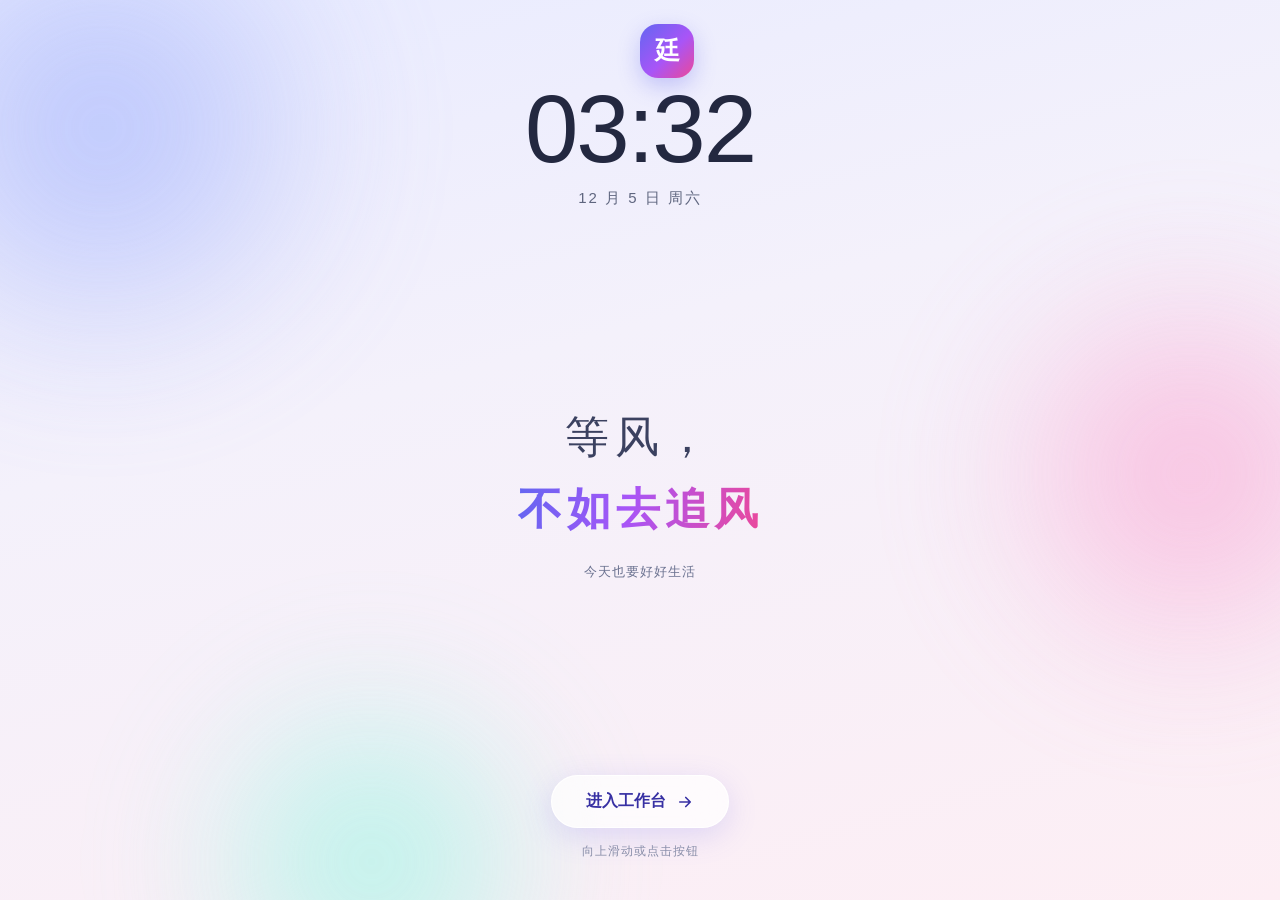
<file: index.html>
<!DOCTYPE html>
<html lang="zh-CN">
<head>
<meta charset="UTF-8" />
<meta name="viewport" content="width=device-width, initial-scale=1.0, viewport-fit=cover, maximum-scale=1.0, user-scalable=no" />
<meta name="theme-color" content="#f6f7fb" />
<meta name="apple-mobile-web-app-capable" content="yes" />
<meta name="apple-mobile-web-app-status-bar-style" content="default" />
<meta name="apple-mobile-web-app-title" content="追风" />
<meta name="format-detection" content="telephone=no" />
<link rel="manifest" href="manifest.json" />
<link rel="apple-touch-icon" href="icons/icon-192.png" />
<link rel="icon" href="icons/icon-192.png" />
<title>追风 · 个人工作台</title>
  <link rel="stylesheet" href="css/style.css?v=20" />
</head>
<body>

<!-- ============ 锁屏 ============ -->
<div id="lockScreen" class="lock">
  <div class="lock-bg"><span class="orb o1"></span><span class="orb o2"></span><span class="orb o3"></span></div>
  <div class="lock-logo">廷</div>
  <div class="lock-inner">
    <div class="lock-top">
      <div id="lockTime" class="lock-time">--:--</div>
      <div id="lockDate" class="lock-date">—</div>
    </div>
    <div class="lock-mid">
      <div class="lock-quote">
        <span class="q-line">等风，</span>
        <span class="q-line strong">不如去追风</span>
      </div>
      <div id="lockSub" class="lock-sub">—</div>
    </div>
    <div class="lock-bottom">
      <button id="enterBtn" class="enter-btn">
        <span>进入工作台</span>
        <svg viewBox="0 0 24 24" width="18" height="18" fill="none" stroke="currentColor" stroke-width="2.2" stroke-linecap="round" stroke-linejoin="round"><path d="M5 12h14M13 6l6 6-6 6"/></svg>
      </button>
      <div class="lock-hint">向上滑动或点击按钮</div>
    </div>
  </div>
</div>

<!-- ============ 首次引导 ============ -->
<div id="onboard" class="onboard hidden"></div>

<!-- ============ 主应用 ============ -->
<div id="app" class="app hidden">
  <aside class="sidebar">
    <div class="brand">
      <div class="brand-logo">廷</div>
      <div class="brand-text"><b>廷的工作台</b><i id="brandUser">我的一天</i></div>
    </div>
    <nav class="side-nav" id="sideNav"></nav>
    <div class="side-foot">
      <div class="side-quote">等风，不如去追风</div>
    </div>
  </aside>

  <main class="main">
    <header class="topbar">
      <div class="topbar-left">
        <h1 id="pageTitle">首页</h1>
        <span id="pageSub" class="page-sub"></span>
      </div>
      <div class="topbar-right">
        <button class="icon-btn" id="settingsBtn" title="设置 / 备份">
          <svg viewBox="0 0 24 24" width="17" height="17" fill="none" stroke="currentColor" stroke-width="1.9" stroke-linecap="round"><circle cx="12" cy="12" r="3.2"/><path d="M19.4 15a1.6 1.6 0 0 0 .3 1.8l.1.1a2 2 0 1 1-2.8 2.8l-.1-.1a1.6 1.6 0 0 0-2.7 1.1V21a2 2 0 1 1-4 0v-.1A1.6 1.6 0 0 0 7.5 19.4l-.1.1a2 2 0 1 1-2.8-2.8l.1-.1A1.6 1.6 0 0 0 3 15H3a2 2 0 1 1 0-4h.1a1.6 1.6 0 0 0 1.5-2.7l-.1-.1a2 2 0 1 1 2.8-2.8l.1.1A1.6 1.6 0 0 0 10 4.6V4a2 2 0 1 1 4 0v.1a1.6 1.6 0 0 0 2.7 1.1l.1-.1a2 2 0 1 1 2.8 2.8l-.1.1A1.6 1.6 0 0 0 21 11h.1a2 2 0 1 1 0 4H21z"/></svg>
        </button>
        <button class="icon-btn" id="lockBtn" title="锁屏">
          <svg viewBox="0 0 24 24" width="18" height="18" fill="none" stroke="currentColor" stroke-width="2" stroke-linecap="round"><rect x="4" y="10" width="16" height="10" rx="2.5"/><path d="M8 10V7a4 4 0 0 1 8 0v3"/></svg>
        </button>
      </div>
    </header>
    <div id="view" class="view"></div>
  </main>

  <nav class="tabbar" id="tabbar"></nav>
</div>

<!-- ============ 全局层 ============ -->
<div id="modalRoot"></div>
<div id="sheetRoot"></div>
<div id="toastRoot" class="toast-root"></div>

<script src="js/core.js?v=21"></script>
<script src="js/charts.js?v=21"></script>
<script src="js/dashboard.js?v=21"></script>
<script src="js/finance.js?v=21"></script>
<script src="js/health.js?v=21"></script>
<script src="js/study.js?v=21"></script>
<script src="js/work.js?v=21"></script>
<script src="js/more.js?v=21"></script>
<script src="js/app.js?v=21"></script>
</body>
</html>
</file>
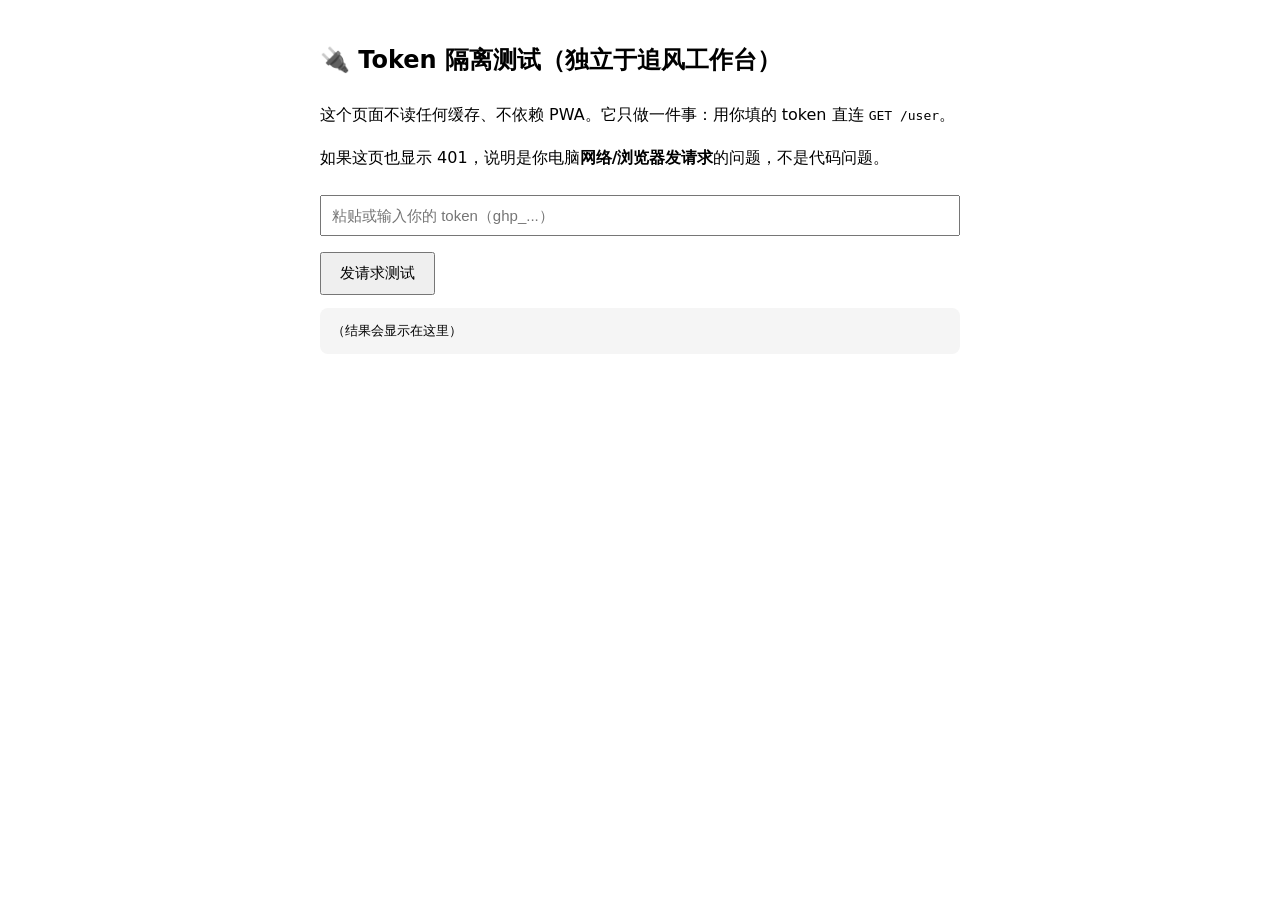
<file: tokentest.html>
<!DOCTYPE html>
<html lang="zh">
<head>
<meta charset="UTF-8">
<meta name="viewport" content="width=device-width, initial-scale=1">
<title>Token 隔离测试</title>
<style>
  body{font-family:system-ui,sans-serif;max-width:640px;margin:40px auto;padding:0 16px;line-height:1.7}
  input{width:100%;padding:10px;font-size:15px;margin:8px 0;box-sizing:border-box}
  button{padding:10px 18px;font-size:15px;cursor:pointer;margin-top:8px}
  pre{background:#f5f5f5;padding:12px;border-radius:8px;white-space:pre-wrap;word-break:break-all;font-size:13px}
  .ok{color:#2a9}.bad{color:#e53}
</style>
</head>
<body>
<h2>🔌 Token 隔离测试（独立于追风工作台）</h2>
<p>这个页面不读任何缓存、不依赖 PWA。它只做一件事：用你填的 token 直连 <code>GET /user</code>。</p>
<p>如果这页也显示 401，说明是你电脑<b>网络/浏览器发请求</b>的问题，不是代码问题。</p>
<input id="tok" type="text" placeholder="粘贴或输入你的 token（ghp_...）">
<button onclick="test()">发请求测试</button>
<pre id="out">（结果会显示在这里）</pre>
<script>
function clean(s){return (s||'').replace(/[^A-Za-z0-9_]/g,'');}
async function test(){
  const raw = document.getElementById('tok').value || '';
  const tok = clean(raw);
  const out = document.getElementById('out');
  if(!tok){ out.textContent='请先填写 token'; out.className='bad'; return; }
  const mask = tok.length>8 ? (tok.slice(0,4)+'…'+tok.slice(-4)) : tok;
  out.textContent='发送的 token（遮罩）: '+mask+'  长度: '+tok.length+' 位\n测试中…';
  out.className='';
  try{
    const r = await fetch('https://api.github.com/user', {
      headers:{ 'Authorization':'Bearer '+tok, 'Accept':'application/vnd.github+json' }
    });
    const scope = r.headers.get('X-OAuth-Scopes') || '(无)';
    let body='';
    try{ const j = await r.json(); body = JSON.stringify(j).slice(0,200); }catch(e){}
    out.innerHTML = '发送的 token（遮罩）: <b>'+mask+'</b>  长度: '+tok.length+' 位\n'
      + 'HTTP 状态: <b>'+r.status+'</b>\n'
      + '权限 X-OAuth-Scopes: '+scope+'\n'
      + 'GitHub 返回: '+body+'\n'
      + (r.ok ? '✅ 这台电脑的浏览器能成功发请求，token 有效！' : '❌ 这台电脑的浏览器发请求被拒（网络/代理/系统拦截）');
    out.className = r.ok ? 'ok' : 'bad';
  }catch(e){
    out.textContent = '发送的 token（遮罩）: '+mask+'  长度: '+tok.length+' 位\n请求失败: '+e.message+'\n（这台电脑无法直连 api.github.com，可能被代理/防火墙拦截）';
    out.className='bad';
  }
}
</script>
</body>
</html>
</file>
<file: css/style.css>
/* ===================== 设计变量 ===================== */
:root{
  --bg:#f4f5fa;
  --bg-soft:#eceef7;
  --surface:#ffffff;
  --surface-2:#f8f9fd;
  --line:#e7e9f2;
  --line-soft:#f0f1f7;
  --text:#1b1f2e;
  --text-2:#5c6379;
  --text-3:#98a0b5;
  --brand:#6366f1;
  --brand-soft:#eef0ff;
  --pink:#ec4899;
  --pink-soft:#fdeef6;
  --green:#10b981;
  --green-soft:#e7f8f2;
  --amber:#f59e0b;
  --amber-soft:#fef4e3;
  --red:#ef4444;
  --red-soft:#fdeeee;
  --blue:#3b82f6;
  --blue-soft:#eaf2ff;
  --violet:#8b5cf6;
  --violet-soft:#f2edff;
  --teal:#14b8a6;
  --teal-soft:#e6f8f6;
  --r-s:10px; --r-m:14px; --r-l:20px; --r-xl:26px;
  --sh-s:0 1px 2px rgba(24,30,60,.05), 0 2px 8px rgba(24,30,60,.04);
  --sh-m:0 2px 6px rgba(24,30,60,.06), 0 10px 26px rgba(24,30,60,.07);
  --sh-l:0 10px 40px rgba(24,30,60,.14);
  --sat:env(safe-area-inset-top,0px);
  --sab:env(safe-area-inset-bottom,0px);
  --font:-apple-system,BlinkMacSystemFont,"SF Pro SC","PingFang SC","Microsoft YaHei","Segoe UI",Roboto,sans-serif;
}
*{box-sizing:border-box;-webkit-tap-highlight-color:transparent}
html,body{height:100%}
body{
  margin:0;font-family:var(--font);background:var(--bg);color:var(--text);
  font-size:15px;line-height:1.5;-webkit-font-smoothing:antialiased;overscroll-behavior-y:none;
}
button,input,select,textarea{font-family:inherit;font-size:inherit;color:inherit}
button{cursor:pointer;border:none;background:none;padding:0}
a{color:var(--brand);text-decoration:none}
.hidden{display:none !important}
::-webkit-scrollbar{width:8px;height:8px}
::-webkit-scrollbar-thumb{background:#d8dbe8;border-radius:8px}
::-webkit-scrollbar-track{background:transparent}

/* ===================== 锁屏 ===================== */
.lock{
  position:fixed;inset:0;z-index:200;overflow:hidden;
  background:linear-gradient(165deg,#e8ebff 0%,#f4f1fb 40%,#fdeef4 100%);
  transition:opacity .6s ease, transform .6s cubic-bezier(.4,0,.2,1);
}
.lock.leaving{opacity:0;transform:translateY(-8%) scale(1.03);pointer-events:none}
.lock-bg{position:absolute;inset:0;filter:blur(60px);opacity:.75}
.orb{position:absolute;border-radius:50%}
.o1{width:44vmax;height:44vmax;left:-14vmax;top:-12vmax;background:radial-gradient(circle,#a5b4fc,transparent 68%);animation:float1 16s ease-in-out infinite}
.o2{width:38vmax;height:38vmax;right:-12vmax;top:18vmax;background:radial-gradient(circle,#f9a8d4,transparent 68%);animation:float2 19s ease-in-out infinite}
.o3{width:34vmax;height:34vmax;left:12vmax;bottom:-14vmax;background:radial-gradient(circle,#99f6e4,transparent 68%);animation:float3 22s ease-in-out infinite}
@keyframes float1{0%,100%{transform:translate(0,0)}50%{transform:translate(6vmax,4vmax)}}
@keyframes float2{0%,100%{transform:translate(0,0)}50%{transform:translate(-5vmax,6vmax)}}
@keyframes float3{0%,100%{transform:translate(0,0)}50%{transform:translate(4vmax,-5vmax)}}
.lock-inner{
  position:relative;height:100%;display:flex;flex-direction:column;align-items:center;
  justify-content:space-between;padding:calc(var(--sat) + 9vh) 24px calc(var(--sab) + 40px);
}
.lock-logo{
  position:absolute;top:calc(var(--sat) + 24px);left:50%;transform:translateX(-50%);
  width:54px;height:54px;border-radius:18px;display:grid;place-items:center;
  font-size:25px;font-weight:700;color:#fff;z-index:3;
  background:linear-gradient(135deg,#6366f1,#a855f7 55%,#ec4899);
  box-shadow:0 8px 22px rgba(99,102,241,.32);
  animation:fadeDown .9s both;
}
.lock-top{text-align:center;animation:fadeDown .9s .1s both}
.lock-time{font-size:clamp(58px,15vw,96px);font-weight:250;letter-spacing:-2px;color:#232840;line-height:1;font-variant-numeric:tabular-nums}
.lock-date{margin-top:10px;font-size:15px;color:#5f667f;letter-spacing:2px}
.lock-mid{text-align:center;animation:fadeUp 1s .35s both}
.lock-quote{display:flex;flex-direction:column;gap:6px}
.q-line{font-size:clamp(28px,7.5vw,44px);font-weight:300;letter-spacing:6px;color:#3b4160}
.q-line.strong{font-weight:600;letter-spacing:5px;background:linear-gradient(100deg,#6366f1,#a855f7 45%,#ec4899);-webkit-background-clip:text;background-clip:text;color:transparent}
.lock-sub{margin-top:20px;font-size:13px;color:#6b7290;letter-spacing:1px}
.lock-bottom{display:flex;flex-direction:column;align-items:center;gap:14px;animation:fadeUp 1s .6s both}
.enter-btn{
  display:inline-flex;align-items:center;gap:10px;padding:15px 34px;border-radius:100px;
  background:rgba(255,255,255,.72);backdrop-filter:blur(20px);-webkit-backdrop-filter:blur(20px);
  border:1px solid rgba(255,255,255,.9);box-shadow:0 8px 30px rgba(99,102,241,.18);
  font-size:16px;font-weight:600;color:#3730a3;transition:transform .2s, box-shadow .2s;
}
.enter-btn:active{transform:scale(.96)}
.enter-btn:hover{box-shadow:0 12px 38px rgba(99,102,241,.28)}
.lock-hint{font-size:12px;color:#8b90a8;letter-spacing:1px}
@keyframes fadeDown{from{opacity:0;transform:translateY(-18px)}to{opacity:1;transform:none}}
@keyframes fadeUp{from{opacity:0;transform:translateY(18px)}to{opacity:1;transform:none}}

/* ===================== 引导 ===================== */
.onboard{position:fixed;inset:0;z-index:190;background:var(--bg);overflow-y:auto;padding:calc(var(--sat) + 28px) 20px calc(var(--sab) + 40px)}
.ob-wrap{max-width:560px;margin:0 auto}
.ob-step{font-size:12px;letter-spacing:2px;color:var(--brand);font-weight:700}
.ob-title{font-size:26px;font-weight:700;margin:8px 0 6px;letter-spacing:-.5px}
.ob-desc{color:var(--text-2);font-size:14px;margin-bottom:22px}
.ob-card{background:var(--surface);border-radius:var(--r-l);padding:20px;box-shadow:var(--sh-s);border:1px solid var(--line-soft)}
.ob-actions{display:flex;gap:10px;margin-top:20px}
.ob-result{background:linear-gradient(135deg,#eef0ff,#fdeef6);border-radius:var(--r-l);padding:18px;margin-top:16px;border:1px solid #e6e8fa}
.ob-metrics{display:grid;grid-template-columns:repeat(2,1fr);gap:12px;margin-top:12px}
.ob-metric{background:rgba(255,255,255,.75);border-radius:var(--r-m);padding:12px 14px}
.ob-metric b{display:block;font-size:20px;letter-spacing:-.5px}
.ob-metric span{font-size:12px;color:var(--text-2)}

/* ===================== 布局 ===================== */
.app{display:flex;min-height:100vh}
.sidebar{
  width:236px;flex:none;background:var(--surface);border-right:1px solid var(--line);
  padding:22px 14px;display:flex;flex-direction:column;position:sticky;top:0;height:100vh;
}
.brand{display:flex;align-items:center;gap:11px;padding:0 8px 20px}
.brand-logo{
  width:40px;height:40px;border-radius:13px;flex:none;display:grid;place-items:center;color:#fff;font-weight:700;font-size:18px;
  background:linear-gradient(135deg,#6366f1,#a855f7 55%,#ec4899);box-shadow:0 6px 16px rgba(99,102,241,.3)
}
.brand-text b{display:block;font-size:15px}
.brand-text i{display:block;font-size:12px;color:var(--text-3);font-style:normal;margin-top:1px}
.side-nav{display:flex;flex-direction:column;gap:3px;flex:1}
.side-item{
  display:flex;align-items:center;gap:11px;padding:11px 12px;border-radius:12px;color:var(--text-2);
  font-size:14.5px;font-weight:500;transition:background .15s,color .15s;text-align:left;width:100%
}
.side-item svg{flex:none;opacity:.85}
.side-item:hover{background:var(--surface-2);color:var(--text)}
.side-item.on{background:var(--brand-soft);color:#4f46e5;font-weight:650}
.side-item .badge{margin-left:auto;background:var(--red);color:#fff;font-size:11px;font-weight:700;min-width:19px;height:19px;border-radius:10px;display:grid;place-items:center;padding:0 5px}
.side-foot{padding:14px 12px 0;border-top:1px solid var(--line-soft)}
.side-quote{font-size:12px;color:var(--text-3);letter-spacing:1px}

.main{flex:1;min-width:0;display:flex;flex-direction:column}
.topbar{
  position:sticky;top:0;z-index:40;display:flex;align-items:flex-end;justify-content:space-between;gap:12px;
  padding:calc(var(--sat) + 18px) 26px 14px;background:rgba(244,245,250,.86);
  backdrop-filter:saturate(180%) blur(14px);-webkit-backdrop-filter:saturate(180%) blur(14px);border-bottom:1px solid var(--line-soft)
}
.topbar h1{margin:0;font-size:23px;font-weight:700;letter-spacing:-.5px}
.page-sub{font-size:13px;color:var(--text-3);margin-left:10px}
.icon-btn{width:36px;height:36px;border-radius:11px;display:grid;place-items:center;background:var(--surface);border:1px solid var(--line);color:var(--text-2);box-shadow:var(--sh-s)}
.icon-btn:active{transform:scale(.94)}
.view{padding:20px 26px 40px;flex:1}
.tabbar{display:none}

/* ===================== 通用组件 ===================== */
.grid{display:grid;gap:14px}
.g2{grid-template-columns:repeat(2,minmax(0,1fr))}
.g3{grid-template-columns:repeat(3,minmax(0,1fr))}
.g4{grid-template-columns:repeat(4,minmax(0,1fr))}
.card{background:var(--surface);border:1px solid var(--line-soft);border-radius:var(--r-l);padding:18px;box-shadow:var(--sh-s)}
.card.pad-s{padding:14px}
.card-head{display:flex;align-items:center;justify-content:space-between;gap:10px;margin-bottom:14px}
.card-head h3{margin:0;font-size:15.5px;font-weight:680;letter-spacing:-.2px}
.card-head .sub{font-size:12.5px;color:var(--text-3)}
.sec-title{display:flex;align-items:center;justify-content:space-between;margin:26px 0 12px}
.sec-title h2{margin:0;font-size:17px;font-weight:700;letter-spacing:-.3px}
.sec-title:first-child{margin-top:0}

.btn{display:inline-flex;align-items:center;justify-content:center;gap:7px;padding:10px 16px;border-radius:12px;font-size:14px;font-weight:600;transition:transform .12s,filter .15s;border:1px solid transparent}
.btn:active{transform:scale(.97)}
.btn-primary{background:linear-gradient(135deg,#6366f1,#7c5cf0);color:#fff;box-shadow:0 4px 14px rgba(99,102,241,.28)}
.btn-primary:hover{filter:brightness(1.05)}
.btn-ghost{background:var(--surface);border-color:var(--line);color:var(--text-2);box-shadow:var(--sh-s)}
.btn-soft{background:var(--brand-soft);color:#4f46e5}
.btn-danger{background:var(--red-soft);color:var(--red)}
.btn-sm{padding:7px 12px;font-size:13px;border-radius:10px}
.btn-block{width:100%}
.btn-add{display:inline-flex;align-items:center;gap:6px;font-size:13px;font-weight:650;color:var(--brand);background:var(--brand-soft);padding:7px 12px;border-radius:10px}

.chip{display:inline-flex;align-items:center;gap:5px;padding:4px 10px;border-radius:100px;font-size:12px;font-weight:600;background:var(--surface-2);color:var(--text-2)}
.chip.brand{background:var(--brand-soft);color:#4f46e5}
.chip.green{background:var(--green-soft);color:#0f8f6c}
.chip.amber{background:var(--amber-soft);color:#b47100}
.chip.red{background:var(--red-soft);color:#d33}
.chip.pink{background:var(--pink-soft);color:#c9257e}
.chip.blue{background:var(--blue-soft);color:#2563eb}
.chip.violet{background:var(--violet-soft);color:#7c3aed}
.chip.teal{background:var(--teal-soft);color:#0d9488}

.stat{display:flex;flex-direction:column;gap:3px}
.stat b{font-size:24px;font-weight:700;letter-spacing:-.8px;font-variant-numeric:tabular-nums}
.stat span{font-size:12.5px;color:var(--text-3)}

.empty{text-align:center;padding:26px 16px;color:var(--text-3);font-size:13.5px}
.empty .e-ico{font-size:26px;display:block;margin-bottom:8px;opacity:.5}

.list{display:flex;flex-direction:column;gap:8px}
.row{display:flex;align-items:center;gap:12px;padding:12px 14px;background:var(--surface);border:1px solid var(--line-soft);border-radius:var(--r-m);transition:box-shadow .15s}
.row:hover{box-shadow:var(--sh-s)}
.row .r-main{flex:1;min-width:0}
.row .r-title{font-size:14.5px;font-weight:600;white-space:nowrap;overflow:hidden;text-overflow:ellipsis}
.row .r-sub{font-size:12.5px;color:var(--text-3);margin-top:2px;display:flex;gap:8px;flex-wrap:wrap;align-items:center}
.row .r-right{text-align:right;flex:none}
.row .r-amt{font-size:15px;font-weight:700;font-variant-numeric:tabular-nums;letter-spacing:-.3px}
.r-ico{width:38px;height:38px;border-radius:12px;flex:none;display:grid;place-items:center;font-size:17px;background:var(--surface-2)}
.mini-btn{width:28px;height:28px;border-radius:9px;display:grid;place-items:center;color:var(--text-3);background:var(--surface-2)}
.mini-btn:hover{background:var(--red-soft);color:var(--red)}

.progress{height:8px;border-radius:100px;background:var(--line);overflow:hidden}
.progress > i{display:block;height:100%;border-radius:100px;background:linear-gradient(90deg,#6366f1,#a855f7);transition:width .5s cubic-bezier(.4,0,.2,1)}
.progress.green > i{background:linear-gradient(90deg,#10b981,#34d399)}
.progress.blue > i{background:linear-gradient(90deg,#3b82f6,#60a5fa)}
.progress.amber > i{background:linear-gradient(90deg,#f59e0b,#fbbf24)}
.progress.pink > i{background:linear-gradient(90deg,#ec4899,#f472b6)}
.progress.red > i{background:linear-gradient(90deg,#ef4444,#f87171)}

.thumb{width:44px;height:44px;border-radius:11px;object-fit:cover;flex:none;background:var(--surface-2);cursor:zoom-in}
.seg{display:inline-flex;background:var(--surface-2);border-radius:12px;padding:3px;gap:2px;border:1px solid var(--line-soft)}
.seg button{padding:7px 14px;border-radius:9px;font-size:13px;font-weight:600;color:var(--text-2)}
.seg button.on{background:var(--surface);color:var(--text);box-shadow:var(--sh-s)}
.scroll-x{overflow-x:auto;-webkit-overflow-scrolling:touch}

/* 提醒卡 */
.alert{display:flex;gap:12px;align-items:flex-start;padding:13px 15px;border-radius:var(--r-m);border:1px solid transparent}
.alert .a-ico{width:32px;height:32px;border-radius:10px;display:grid;place-items:center;flex:none;font-size:15px}
.alert .a-body{flex:1;min-width:0}
.alert .a-t{font-size:14px;font-weight:650}
.alert .a-s{font-size:12.5px;color:var(--text-2);margin-top:2px}
.alert.red{background:var(--red-soft);border-color:#fbd5d5}
.alert.red .a-ico{background:#fbdada}
.alert.amber{background:var(--amber-soft);border-color:#fae3bd}
.alert.amber .a-ico{background:#fbe4bb}
.alert.blue{background:var(--blue-soft);border-color:#d5e5fd}
.alert.blue .a-ico{background:#d3e3fd}
.alert.pink{background:var(--pink-soft);border-color:#fbd9ea}
.alert.pink .a-ico{background:#fad4e6}
.alert.green{background:var(--green-soft);border-color:#c9f0e2}
.alert.green .a-ico{background:#c6efe0}

/* ===================== 弹窗 / 表单 ===================== */
.mask{position:fixed;inset:0;z-index:120;background:rgba(20,24,44,.42);backdrop-filter:blur(3px);display:flex;align-items:center;justify-content:center;padding:20px;animation:maskIn .2s}
@keyframes maskIn{from{opacity:0}to{opacity:1}}
.modal{
  width:100%;max-width:480px;max-height:86vh;overflow:hidden;background:var(--surface);border-radius:var(--r-xl);
  box-shadow:var(--sh-l);display:flex;flex-direction:column;animation:modalIn .28s cubic-bezier(.3,1.3,.5,1)
}
@keyframes modalIn{from{opacity:0;transform:translateY(20px) scale(.97)}to{opacity:1;transform:none}}
.modal-head{padding:20px 22px 12px;display:flex;align-items:center;justify-content:space-between;gap:10px}
.modal-head h3{margin:0;font-size:18px;font-weight:700;letter-spacing:-.3px}
.modal-body{padding:0 22px;overflow-y:auto;flex:1}
.modal-foot{padding:16px 22px calc(18px + var(--sab));display:flex;gap:10px;border-top:1px solid var(--line-soft);margin-top:14px}
.modal-foot .btn{flex:1}

.field{margin-bottom:14px}
.field > label{display:block;font-size:12.5px;font-weight:650;color:var(--text-2);margin-bottom:6px}
.field .hint{font-size:11.5px;color:var(--text-3);margin-top:5px}
.inp{
  width:100%;padding:11px 13px;border-radius:12px;border:1px solid var(--line);background:var(--surface-2);
  font-size:15px;transition:border-color .15s,background .15s;outline:none;appearance:none
}
.inp:focus{border-color:var(--brand);background:var(--surface);box-shadow:0 0 0 3px rgba(99,102,241,.1)}
textarea.inp{min-height:76px;resize:vertical;line-height:1.55}
select.inp{background-image:url("data:image/svg+xml,%3Csvg xmlns='http://www.w3.org/2000/svg' width='12' height='8' viewBox='0 0 12 8'%3E%3Cpath fill='%2398a0b5' d='M6 8 0 0h12z'/%3E%3C/svg%3E");background-repeat:no-repeat;background-position:right 13px center;padding-right:34px}
.opts{display:flex;flex-wrap:wrap;gap:7px}
.opt{padding:8px 13px;border-radius:11px;border:1px solid var(--line);background:var(--surface-2);font-size:13.5px;font-weight:600;color:var(--text-2)}
.opt.on{background:var(--brand-soft);border-color:#c7cbff;color:#4f46e5}
.two{display:grid;grid-template-columns:1fr 1fr;gap:10px}

.photo-field{display:flex;gap:10px;align-items:center;flex-wrap:wrap}
.photo-btn{display:inline-flex;align-items:center;gap:7px;padding:11px 15px;border-radius:12px;border:1px dashed var(--line);background:var(--surface-2);font-size:13.5px;font-weight:600;color:var(--text-2)}
.photo-btn:hover{border-color:var(--brand);color:var(--brand)}
.photo-prev{position:relative;width:76px;height:76px;border-radius:13px;overflow:hidden;border:1px solid var(--line)}
.photo-prev img{width:100%;height:100%;object-fit:cover}
.photo-prev button{position:absolute;top:3px;right:3px;width:21px;height:21px;border-radius:50%;background:rgba(0,0,0,.55);color:#fff;font-size:13px;display:grid;place-items:center;line-height:1}

.viewer{position:fixed;inset:0;z-index:160;background:rgba(10,12,22,.9);display:grid;place-items:center;padding:20px}
.viewer img{max-width:100%;max-height:92vh;border-radius:12px}

.toast-root{position:fixed;left:50%;transform:translateX(-50%);bottom:calc(var(--sab) + 90px);z-index:300;display:flex;flex-direction:column;gap:8px;align-items:center;pointer-events:none}
.toast{background:rgba(27,31,46,.94);color:#fff;padding:11px 18px;border-radius:100px;font-size:13.5px;font-weight:600;box-shadow:var(--sh-l);animation:toastIn .26s}
@keyframes toastIn{from{opacity:0;transform:translateY(12px)}to{opacity:1;transform:none}}

/* ===================== 首页 ===================== */
.hero{
  border-radius:var(--r-xl);padding:24px 26px;color:#fff;position:relative;overflow:hidden;
  background:linear-gradient(120deg,#6366f1 0%,#8b5cf6 45%,#ec4899 110%);box-shadow:0 12px 34px rgba(99,102,241,.25)
}
.hero::after{content:"";position:absolute;right:-60px;top:-70px;width:230px;height:230px;border-radius:50%;background:rgba(255,255,255,.12)}
.hero::before{content:"";position:absolute;right:60px;bottom:-90px;width:170px;height:170px;border-radius:50%;background:rgba(255,255,255,.09)}
.hero-inner{position:relative;z-index:1}
.hero-time{font-size:44px;font-weight:250;letter-spacing:-2px;line-height:1;font-variant-numeric:tabular-nums}
.hero-time small{font-size:17px;font-weight:500;margin-left:8px;letter-spacing:0;opacity:.85}
.hero-date{margin-top:8px;font-size:13.5px;opacity:.92;letter-spacing:.5px}
.hero-hello{margin-top:16px;font-size:17px;font-weight:600}
.hero-quote{margin-top:4px;font-size:13px;opacity:.9}
.hero-stats{display:flex;gap:22px;margin-top:18px;flex-wrap:wrap}
.hero-stat b{display:block;font-size:19px;font-weight:700;letter-spacing:-.5px}
.hero-stat span{font-size:11.5px;opacity:.85}

.qa{display:grid;grid-template-columns:repeat(6,1fr);gap:10px}
.qa button{background:var(--surface);border:1px solid var(--line-soft);border-radius:var(--r-m);padding:14px 8px;display:flex;flex-direction:column;align-items:center;gap:7px;box-shadow:var(--sh-s);transition:transform .12s}
.qa button:active{transform:scale(.95)}
.qa .qa-ico{width:38px;height:38px;border-radius:12px;display:grid;place-items:center;font-size:18px}
.qa span{font-size:12px;font-weight:600;color:var(--text-2)}

.ring-wrap{display:flex;align-items:center;gap:18px}
.ring{position:relative;width:112px;height:112px;flex:none}
.ring svg{transform:rotate(-90deg)}
.ring .ring-txt{position:absolute;inset:0;display:flex;flex-direction:column;align-items:center;justify-content:center}
.ring .ring-txt b{font-size:22px;font-weight:700;letter-spacing:-.7px;line-height:1}
.ring .ring-txt span{font-size:11px;color:var(--text-3);margin-top:3px}
.kv{display:flex;justify-content:space-between;font-size:13px;padding:5px 0}
.kv span{color:var(--text-2)}
.kv b{font-variant-numeric:tabular-nums}

/* ===================== 课表 ===================== */
.tt-wrap{overflow-x:auto;border-radius:var(--r-m);border:1px solid var(--line-soft);background:var(--surface)}
.tt{display:grid;grid-template-columns:52px repeat(7,minmax(96px,1fr));min-width:740px;position:relative}
.tt-h{padding:10px 4px;text-align:center;font-size:12.5px;font-weight:700;color:var(--text-2);border-bottom:1px solid var(--line);border-left:1px solid var(--line-soft);position:sticky;top:0;background:var(--surface-2);z-index:2}
.tt-h.today{color:var(--brand);background:var(--brand-soft)}
.tt-h small{display:block;font-weight:500;font-size:11px;color:var(--text-3);margin-top:1px}
.tt-corner{border-bottom:1px solid var(--line);background:var(--surface-2);position:sticky;left:0;top:0;z-index:3}
.tt-time{font-size:10.5px;color:var(--text-3);text-align:right;padding:2px 6px 0 0;border-top:1px solid var(--line-soft);height:44px;position:sticky;left:0;background:var(--surface);z-index:1}
.tt-cell{border-top:1px solid var(--line-soft);border-left:1px solid var(--line-soft);height:44px;position:relative}
.tt-ev{
  position:absolute;left:3px;right:3px;border-radius:9px;padding:5px 7px;font-size:11.5px;line-height:1.3;
  overflow:hidden;cursor:pointer;border-left:3px solid;transition:transform .12s
}
.tt-ev:active{transform:scale(.97)}
.tt-ev b{display:block;font-size:12px;font-weight:650;white-space:nowrap;overflow:hidden;text-overflow:ellipsis}
.tt-ev i{font-style:normal;opacity:.8;font-size:10.5px}
.tt-ev .dot{position:absolute;right:5px;top:5px;width:7px;height:7px;border-radius:50%;background:var(--red)}

/* 课表（弹性布局版） */
.tt2{min-width:760px}
.tt2-head{display:flex;position:sticky;top:0;z-index:2;background:var(--surface-2);border-bottom:1px solid var(--line)}
.tt2-th{width:54px;flex:none}
.tt2-dh{flex:1;text-align:center;padding:9px 2px;font-size:12.5px;font-weight:700;color:var(--text-2);border-left:1px solid var(--line-soft)}
.tt2-dh.today{color:#4f46e5;background:var(--brand-soft)}
.tt2-dh small{display:block;font-weight:500;font-size:10.5px;color:var(--text-3);margin-top:1px}
.tt2-body{display:flex}
.tt2-times{width:54px;flex:none}
.tt2-hour{height:32px;font-size:10.5px;color:var(--text-3);text-align:right;padding:1px 7px 0 0;box-sizing:border-box;display:flex;flex-direction:column;justify-content:center;align-items:flex-end;gap:1px}
.tt2-hour b{font-size:11.5px;font-weight:700;color:var(--text-2)}
.tt2-hour small{font-size:9.5px;font-weight:400}
.tt2-col{flex:1;position:relative;border-left:1px solid var(--line-soft);
  background:repeating-linear-gradient(to bottom, transparent 0 31px, var(--line-soft) 31px 32px)}
.tt2-col.today{background-color:rgba(99,102,241,.035)}
.tt-now{position:absolute;left:0;right:0;height:2px;background:var(--red);z-index:3}
.tt-now::before{content:"";position:absolute;left:-4px;top:-3px;width:8px;height:8px;border-radius:50%;background:var(--red)}

/* 网格编辑器（弹窗内） */
.tt-grid{border-collapse:collapse;width:100%;font-size:12px}
.tt-grid th,.tt-grid td{padding:1px;text-align:center;border:1px solid var(--line-soft)}
.tt-grid thead th{background:var(--surface-2);color:var(--text-2);font-weight:600;padding:8px 4px;position:sticky;top:0;z-index:1}
.tt-grid tbody td div{width:100%;height:28px;border-radius:5px;cursor:pointer;transition:background .15s}
.tt-grid tbody td div:hover{opacity:.7}

.course-card{border-radius:var(--r-m);padding:14px;border:1px solid var(--line-soft);background:var(--surface);cursor:pointer;transition:box-shadow .15s,transform .12s;border-left:4px solid}
.course-card:hover{box-shadow:var(--sh-m)}
.course-card:active{transform:scale(.99)}
.cc-top{display:flex;justify-content:space-between;align-items:flex-start;gap:8px}
.cc-name{font-size:15px;font-weight:680}
.cc-meta{font-size:12px;color:var(--text-3);margin-top:3px}
.cc-stats{display:flex;gap:8px;margin-top:11px;flex-wrap:wrap}

/* 抽屉 */
.sheet-mask{position:fixed;inset:0;z-index:130;background:rgba(20,24,44,.42);animation:maskIn .2s;display:flex;justify-content:flex-end}
.sheet{
  width:min(520px,100%);height:100%;background:var(--bg);box-shadow:var(--sh-l);display:flex;flex-direction:column;
  animation:sheetIn .3s cubic-bezier(.3,1,.4,1);overflow:hidden
}
@keyframes sheetIn{from{transform:translateX(40px);opacity:.4}to{transform:none;opacity:1}}
.sheet-head{padding:calc(var(--sat) + 18px) 20px 14px;background:var(--surface);border-bottom:1px solid var(--line-soft);display:flex;align-items:flex-start;justify-content:space-between;gap:12px}
.sheet-body{flex:1;overflow-y:auto;padding:18px 20px calc(var(--sab) + 30px)}

.task-item{display:flex;gap:11px;align-items:flex-start;padding:13px 14px;background:var(--surface);border:1px solid var(--line-soft);border-radius:var(--r-m)}
.task-item.done{opacity:.55}
.task-item.done .t-title{text-decoration:line-through}
.tick{width:21px;height:21px;border-radius:7px;border:2px solid var(--line);flex:none;margin-top:1px;display:grid;place-items:center;transition:all .15s}
.tick.on{background:var(--green);border-color:var(--green);color:#fff}
.t-title{font-size:14.5px;font-weight:600}
.t-meta{font-size:12px;color:var(--text-3);margin-top:3px;display:flex;gap:7px;flex-wrap:wrap;align-items:center}

/* 日历 */
.cal{display:grid;grid-template-columns:repeat(7,1fr);gap:4px}
.cal-h{text-align:center;font-size:11px;color:var(--text-3);font-weight:650;padding:4px 0}
.cal-d{aspect-ratio:1;border-radius:11px;display:flex;flex-direction:column;align-items:center;justify-content:center;font-size:13px;position:relative;background:var(--surface-2);color:var(--text-2);cursor:pointer;font-variant-numeric:tabular-nums}
.cal-d.out{opacity:.3}
.cal-d.period{background:var(--pink);color:#fff;font-weight:650}
.cal-d.predict{background:var(--pink-soft);color:#c9257e;border:1px dashed #f4a7cd}
.cal-d.ovu{background:var(--violet-soft);color:#7c3aed}
.cal-d.today{outline:2px solid var(--brand);outline-offset:-2px;font-weight:700}
.legend{display:flex;gap:14px;flex-wrap:wrap;font-size:12px;color:var(--text-2);margin-top:12px}
.legend i{width:11px;height:11px;border-radius:4px;display:inline-block;margin-right:5px;vertical-align:-1px}

/* 图表 */
.chart{width:100%;height:180px;display:block}
.chart-legend{display:flex;gap:14px;font-size:12px;color:var(--text-2);margin-top:8px;flex-wrap:wrap}
.chart-legend i{width:9px;height:9px;border-radius:3px;display:inline-block;margin-right:5px}

.bars{display:flex;align-items:flex-end;gap:6px;height:120px}
.bars .b{flex:1;display:flex;flex-direction:column;justify-content:flex-end;align-items:center;gap:5px;height:100%}
.bars .b i{width:100%;max-width:26px;border-radius:6px 6px 3px 3px;background:linear-gradient(180deg,#818cf8,#6366f1);display:block;min-height:3px;transition:height .5s}
.bars .b span{font-size:10.5px;color:var(--text-3)}

/* ===================== 移动端 ===================== */
@media (max-width:860px){
  .sidebar{display:none}
  .main{width:100%}
  .topbar{padding:calc(var(--sat) + 12px) 16px 12px}
  .topbar h1{font-size:20px}
  .view{padding:16px 16px calc(var(--sab) + 96px)}
  .tabbar{
    display:flex;position:fixed;left:0;right:0;bottom:0;z-index:60;background:rgba(255,255,255,.93);
    backdrop-filter:saturate(180%) blur(18px);-webkit-backdrop-filter:saturate(180%) blur(18px);
    border-top:1px solid var(--line);padding:7px 4px calc(var(--sab) + 7px)
  }
  .tab{flex:1;display:flex;flex-direction:column;align-items:center;gap:3px;color:var(--text-3);font-size:10.5px;font-weight:600;position:relative;padding:3px 0}
  .tab.on{color:var(--brand)}
  .tab .badge{position:absolute;top:0;right:50%;margin-right:-20px;background:var(--red);color:#fff;font-size:9.5px;font-weight:700;min-width:16px;height:16px;border-radius:8px;display:grid;place-items:center;padding:0 4px}
  .g4{grid-template-columns:repeat(2,1fr)}
  .g3{grid-template-columns:repeat(2,1fr)}
  .qa{grid-template-columns:repeat(4,1fr)}
  .hero{padding:20px}
  .hero-time{font-size:38px}
  .modal{max-width:none;border-radius:var(--r-xl) var(--r-xl) 0 0;max-height:92vh;align-self:flex-end;animation:sheetUp .3s cubic-bezier(.3,1,.4,1)}
  .mask{padding:0;align-items:flex-end}
  @keyframes sheetUp{from{transform:translateY(60px);opacity:.5}to{transform:none;opacity:1}}
  .sheet{border-radius:var(--r-xl) var(--r-xl) 0 0;height:94%;align-self:flex-end;animation:sheetUp .3s cubic-bezier(.3,1,.4,1)}
  .sheet-mask{align-items:flex-end}
  .ob-metrics{grid-template-columns:1fr 1fr}
  .toast-root{bottom:calc(var(--sab) + 100px)}
}
@media (max-width:400px){
  .qa{grid-template-columns:repeat(3,1fr)}
  .g2.tight{grid-template-columns:1fr}
}
@media print{.sidebar,.tabbar,.topbar{display:none}}

/* ---------- 饮食食材编辑器 ---------- */
.ing-list{ margin-top:8px; display:flex; flex-direction:column; gap:6px; }
.ing-empty{ font-size:12.5px; color:var(--text-3); padding:8px 2px; }
.ing-item{ display:flex; align-items:center; gap:8px; background:var(--bg-soft); border-radius:10px; padding:7px 10px; }
.ing-name{ flex:1; min-width:0; font-size:13.5px; font-weight:600; color:var(--text); overflow:hidden; text-overflow:ellipsis; white-space:nowrap; }
.ing-g{ display:flex; align-items:center; gap:3px; font-size:12px; color:var(--text-2); }
.ing-g-input{ width:56px !important; padding:4px 6px !important; font-size:13px !important; text-align:right; }
.ing-k{ min-width:64px; text-align:right; font-size:13px; color:var(--text); font-weight:600; }
.ing-total{ margin-top:10px; padding-top:9px; border-top:1px solid var(--line-soft); font-size:13.5px; color:var(--text-2); }
.ing-total b{ font-size:18px; color:var(--text); margin:0 2px; letter-spacing:-.5px; }
.suggest{ position:absolute; left:0; right:0; top:calc(100% + 4px); z-index:40; background:var(--surface); border:1px solid var(--line); border-radius:12px; box-shadow:0 10px 28px rgba(20,20,40,.14); max-height:220px; overflow-y:auto; }
.suggest .sug{ padding:9px 12px; font-size:13.5px; cursor:pointer; border-bottom:1px solid var(--line-soft); }
.suggest .sug:last-child{ border-bottom:none; }
.suggest .sug:hover{ background:var(--brand-soft); }
.suggest .sug b{ color:var(--text-3); margin-left:6px; font-weight:500; font-size:12px; }
</file>
